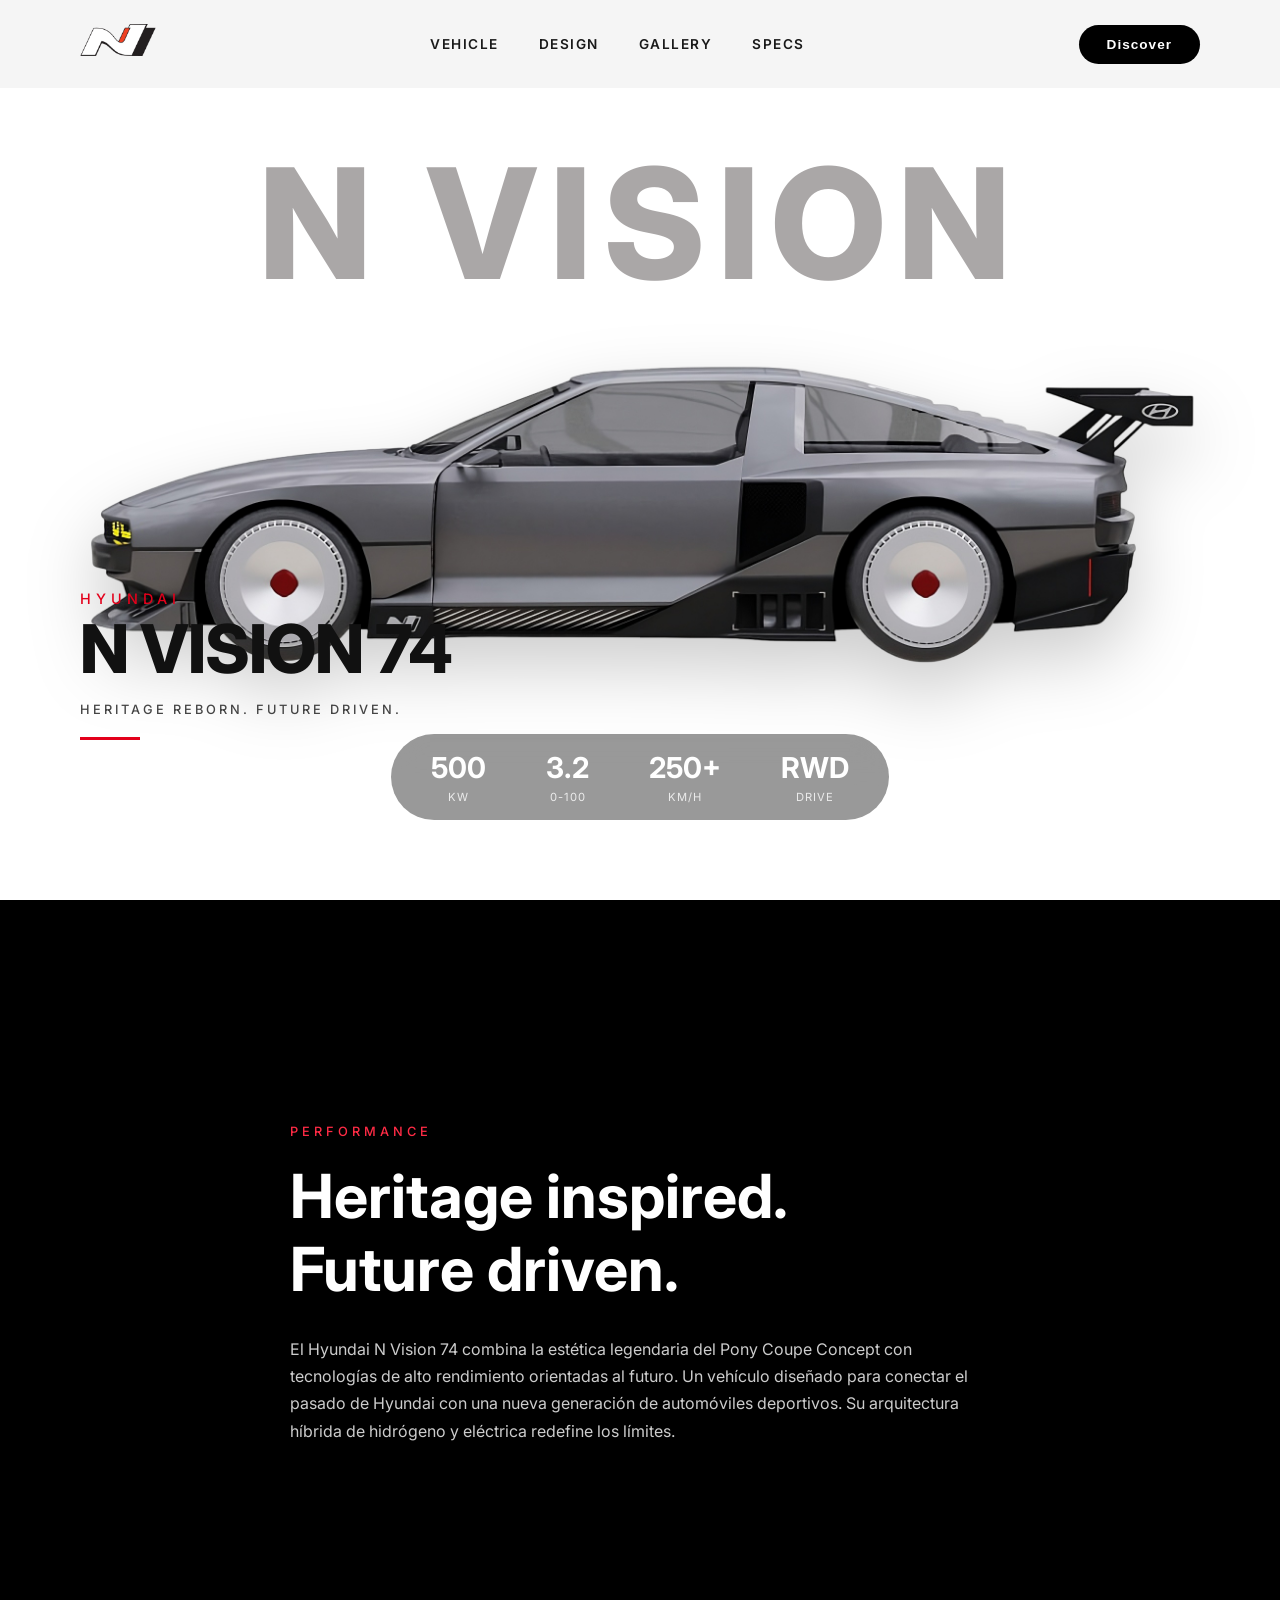
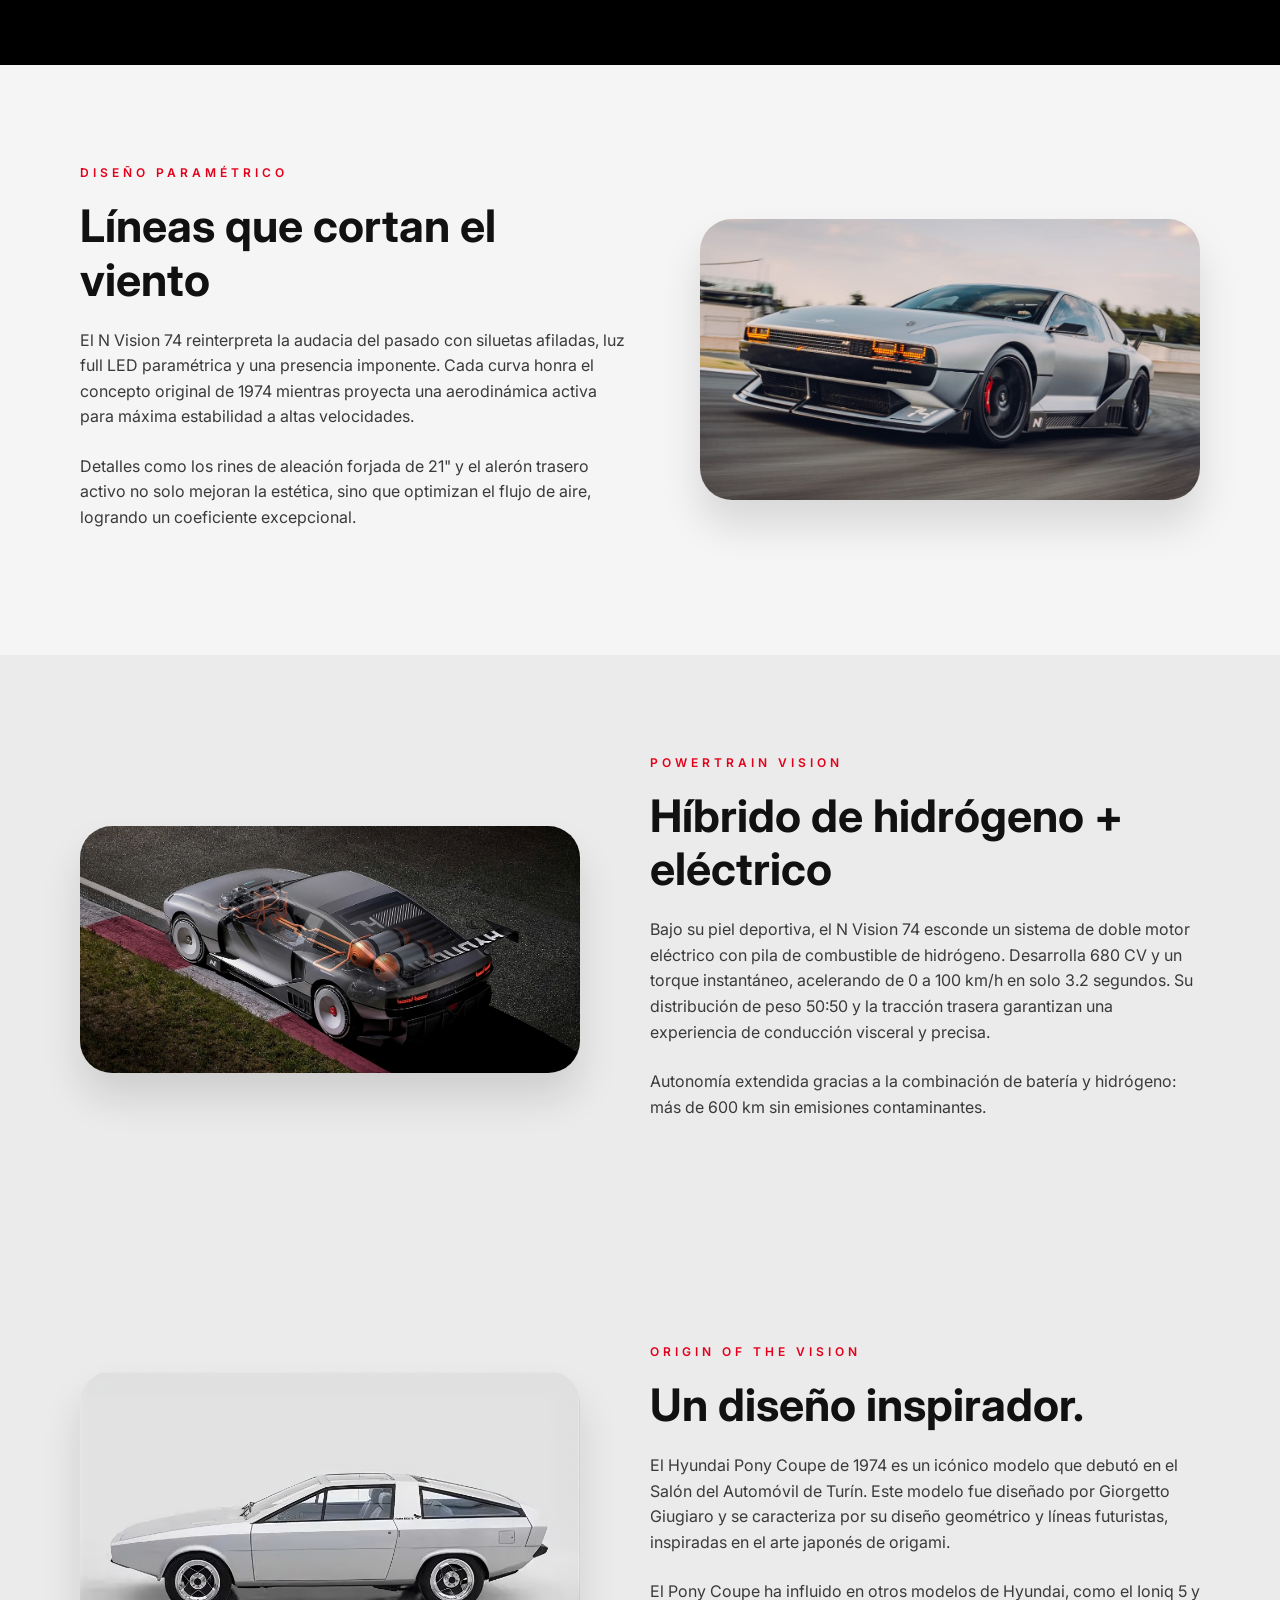
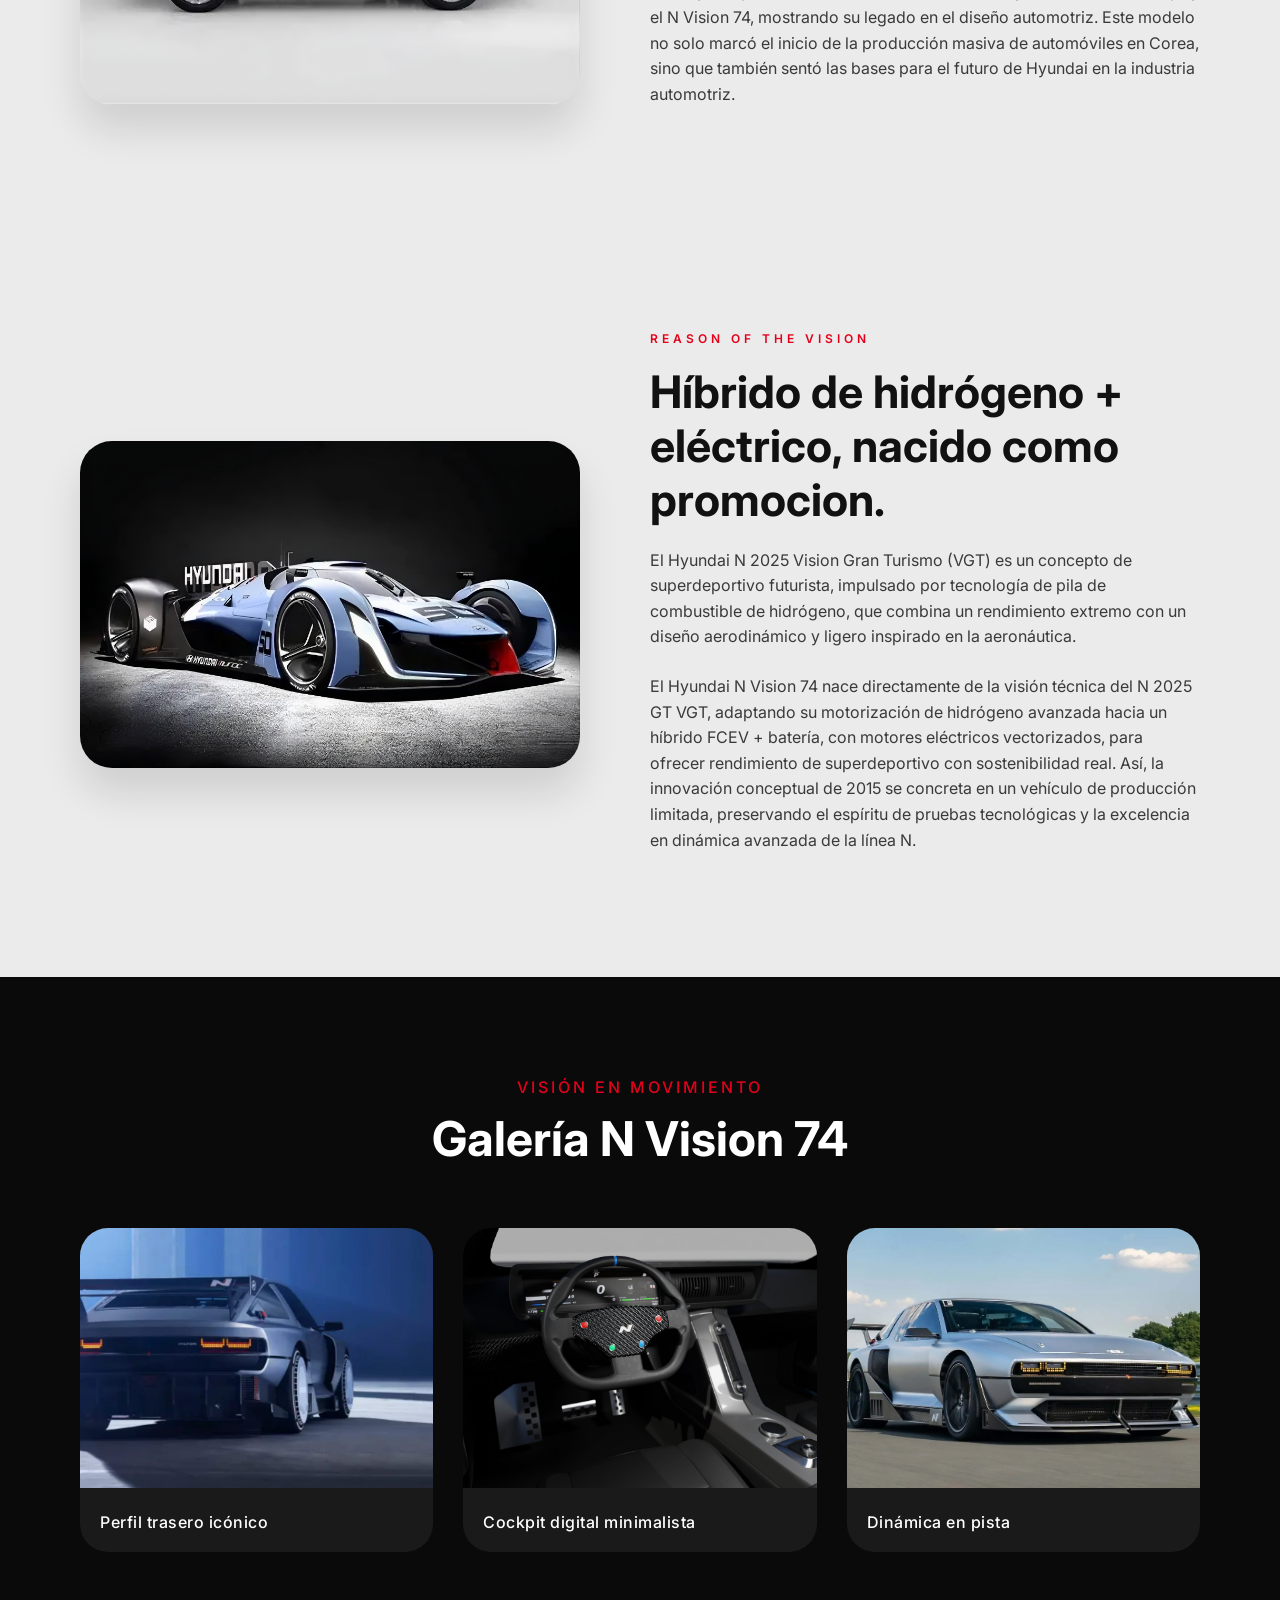
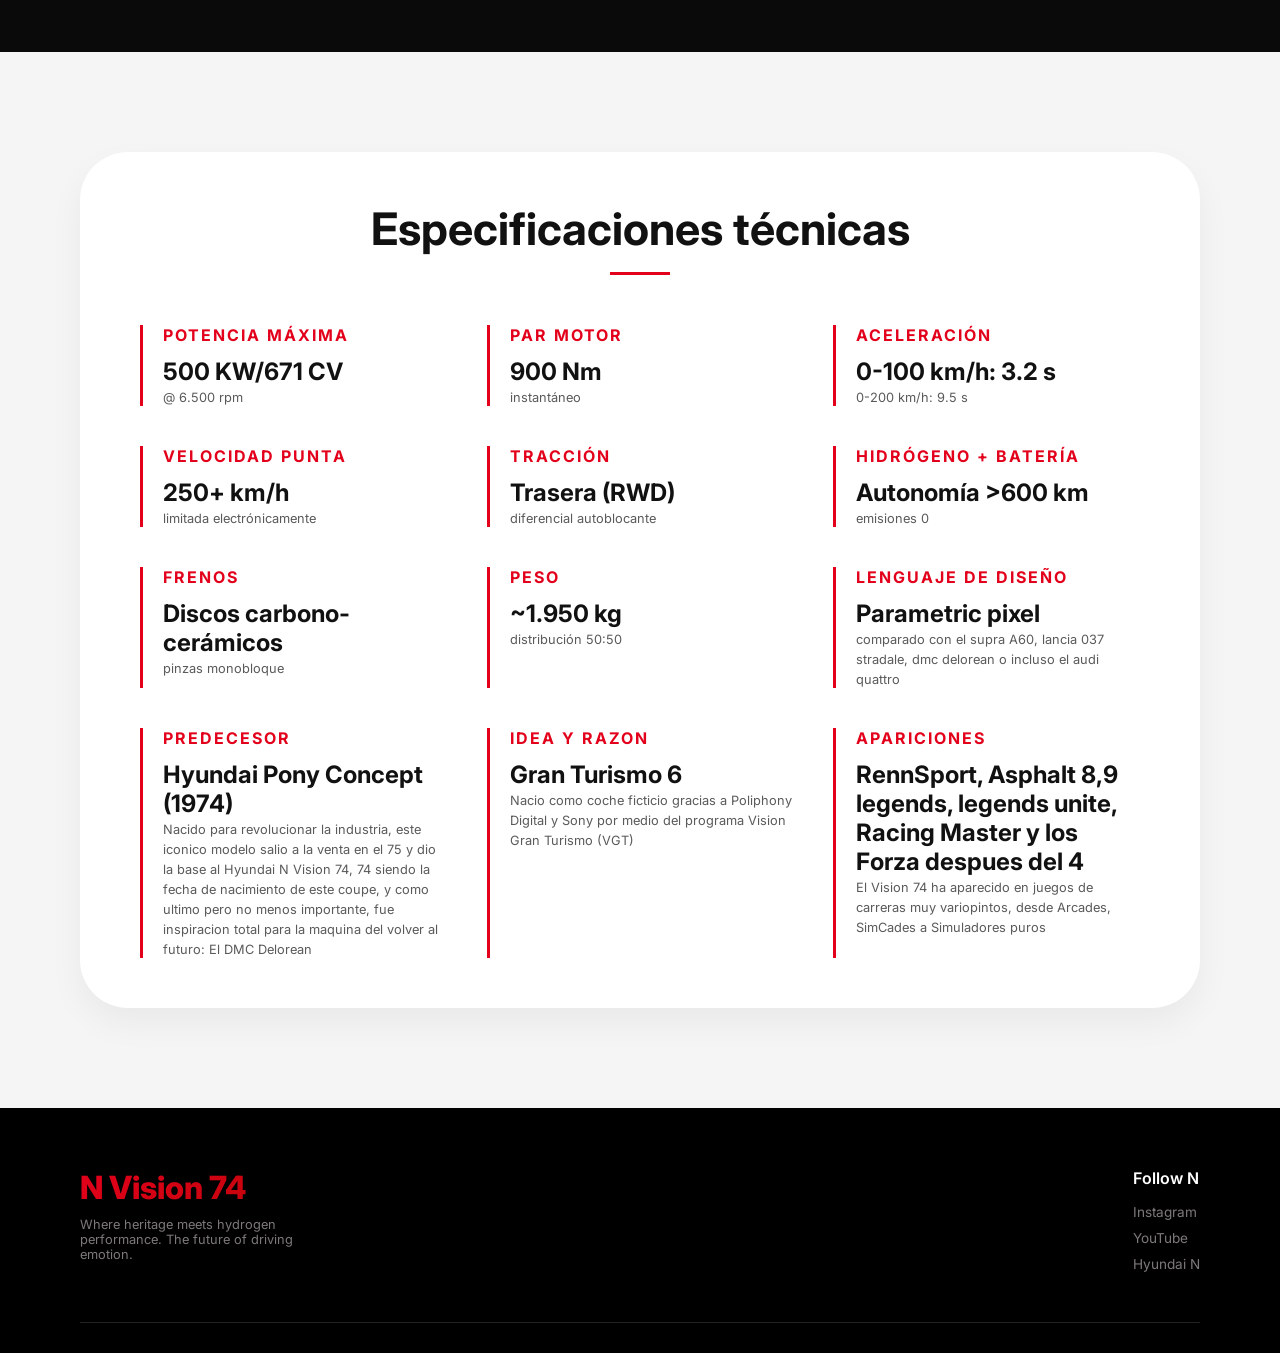
<file: N Vision/index.html>
<!DOCTYPE html>
<html lang="es">
<head>
<meta charset="UTF-8">
<meta name="viewport" content="width=device-width, initial-scale=1.0, user-scalable=yes">
<title>Hyundai N Vision 74 | Heritage Reborn</title>
<link href="https://fonts.googleapis.com/css2?family=Inter:wght@300;400;500;600;700;800&display=swap" rel="stylesheet">
<style>
  * {
    margin: 0;
    padding: 0;
    box-sizing: border-box;
  }

  body {
    font-family: 'Inter', sans-serif;
    background: #ffffff;
    overflow-x: hidden;
    color: #111;
    scroll-behavior: smooth;
  }

  header {
    width: 100%;
    position: fixed;
    top: 0;
    left: 0;
    z-index: 100;
    padding: 24px 80px;
    display: flex;
    justify-content: space-between;
    align-items: center;
    background: rgba(245, 245, 245, 0.92);
    backdrop-filter: blur(12px);
    transition: 0.2s;
  }

  .logo {
    font-size: 2rem;
    font-weight: 800;
    letter-spacing: 2px;
    background: linear-gradient(135deg, #b90606, #e3001b);
    -webkit-background-clip: text;
    background-clip: text;
    color: transparent;
  }

  nav {
    display: flex;
    gap: 40px;
  }

  nav a {
    text-decoration: none;
    color: #1a1a1a;
    font-size: 0.85rem;
    font-weight: 600;
    letter-spacing: 1.5px;
    transition: 0.2s;
  }

  nav a:hover {
    color: #e3001b;
  }

  .discover-btn {
    border: none;
    background: #000000;
    color: white;
    padding: 12px 28px;
    cursor: pointer;
    font-weight: 600;
    font-size: 0.85rem;
    letter-spacing: 1px;
    transition: 0.3s ease;
    border-radius: 40px;
  }

  .discover-btn:hover {
    background: #e3001b;
    transform: translateY(-2px);
    box-shadow: 0 8px 20px rgba(227, 0, 27, 0.3);
  }

  .hero {
    min-height: 100vh;
    display: flex;
    justify-content: center;
    align-items: center;
    position: relative;
    padding-top: 100px;
    overflow: hidden;
  }

  .bg-text {
    position: absolute;
    top: 130px;
    width: 100%;
    text-align: center;
    font-size: 12vw;
    font-weight: 800;
    color: #aaa7a7;
    letter-spacing: 12px;
    z-index: 1;
    user-select: none;
    pointer-events: none;
    white-space: nowrap;
  }

  .car {
    width: min(92vw, 1300px);
    max-width: 1300px;
    height: auto;
    display: block;
    position: relative;
    z-index: 5;
    transition: transform 0.1s ease-out;
    filter: drop-shadow(0 30px 35px rgba(0, 0, 0, 0.2));
    pointer-events: none;
  }

  .info {
    position: absolute;
    left: 80px;
    bottom: 160px;
    z-index: 10;
  }

  .info h2 {
    font-size: 0.9rem;
    letter-spacing: 5px;
    font-weight: 500;
    color: #e3001b;
  }

  .info h1 {
    font-size: 4.2rem;
    line-height: 1;
    font-weight: 800;
    letter-spacing: -1px;
    margin-top: 8px;
  }

  .subtitle {
    margin-top: 20px;
    color: #444;
    letter-spacing: 3px;
    font-size: 0.8rem;
    font-weight: 500;
  }

  .red-line {
    width: 60px;
    height: 3px;
    background: #e3001b;
    margin-top: 20px;
  }

  .stats {
    position: absolute;
    bottom: 80px;
    left: 50%;
    transform: translateX(-50%);
    display: flex;
    gap: 60px;
    z-index: 10;
    background: rgba(0, 0, 0, 0.4);
    backdrop-filter: blur(16px);
    padding: 16px 40px;
    border-radius: 60px;
  }

  .stat {
    text-align: center;
  }

  .stat h3 {
    font-size: 1.8rem;
    font-weight: 700;
    color: white;
  }

  .stat p {
    margin-top: 5px;
    color: rgba(255, 255, 255, 0.8);
    font-size: 0.7rem;
    text-transform: uppercase;
    letter-spacing: 1px;
  }

  .dark-section {
    min-height: 85vh;
    background: #000000;
    color: white;
    display: flex;
    align-items: center;
    justify-content: center;
    padding: 100px 80px;
  }

  .content {
    max-width: 700px;
  }

  .content span {
    color: #ff2b45;
    letter-spacing: 4px;
    font-size: 0.8rem;
    font-weight: 500;
  }

  .content h2 {
    margin-top: 20px;
    font-size: 3.8rem;
    line-height: 1.2;
  }

  .content p {
    margin-top: 30px;
    color: #ccc;
    line-height: 1.7;
    font-size: 1rem;
  }

  .section-light {
    padding: 100px 80px;
    background: #f5f5f5;
  }

  .container-flex {
    display: flex;
    align-items: center;
    gap: 70px;
    flex-wrap: wrap;
    justify-content: space-between;
  }

  .text-block {
    flex: 1.1;
    min-width: 280px;
  }

  .text-block .tag {
    color: #e3001b;
    letter-spacing: 4px;
    font-size: 0.75rem;
    font-weight: 600;
    text-transform: uppercase;
  }

  .text-block h3 {
    font-size: 2.8rem;
    margin: 20px 0 20px;
    line-height: 1.2;
    font-weight: 700;
  }

  .text-block p {
    color: #3a3a3a;
    line-height: 1.6;
    margin-bottom: 24px;
  }

  .image-block {
    flex: 1;
    border-radius: 32px;
    overflow: hidden;
    box-shadow: 0 25px 40px rgba(0, 0, 0, 0.12);
    transition: transform 0.4s;
  }

  .image-block img {
    width: 100%;
    height: auto;
    display: block;
    transition: transform 0.5s;
  }

  .image-block:hover img {
    transform: scale(1.03);
  }

  .gallery-section {
    background: #0a0a0a;
    color: white;
    padding: 100px 80px;
  }

  .gallery-header {
    text-align: center;
    margin-bottom: 60px;
  }

  .gallery-header span {
    color: #e3001b;
    letter-spacing: 3px;
    font-weight: 500;
  }

  .gallery-header h2 {
    font-size: 3rem;
    margin-top: 12px;
  }

  .gallery-grid {
    display: grid;
    grid-template-columns: repeat(auto-fit, minmax(300px, 1fr));
    gap: 30px;
    max-width: 1400px;
    margin: 0 auto;
  }

  .gallery-card {
    border-radius: 28px;
    overflow: hidden;
    background: #1a1a1a;
    transition: all 0.3s;
  }

  .gallery-card img {
    width: 100%;
    height: 260px;
    object-fit: cover;
    transition: 0.4s;
  }

  .gallery-card:hover img {
    transform: scale(1.05);
  }

  .gallery-card .caption {
    padding: 20px;
    font-weight: 500;
    letter-spacing: 0.5px;
  }

  .specs-section {
    background: #f5f5f5;
    padding: 100px 80px;
  }

  .specs-container {
    max-width: 1300px;
    margin: 0 auto;
    background: white;
    border-radius: 48px;
    padding: 50px 60px;
    box-shadow: 0 15px 35px rgba(0, 0, 0, 0.05);
  }

  .specs-title {
    text-align: center;
    margin-bottom: 50px;
  }

  .specs-title h2 {
    font-size: 2.8rem;
    font-weight: 700;
  }

  .specs-grid {
    display: grid;
    grid-template-columns: repeat(auto-fit, minmax(240px, 1fr));
    gap: 40px;
  }

  .spec-item {
    border-left: 3px solid #e3001b;
    padding-left: 20px;
  }

  .spec-item h4 {
    font-size: 1rem;
    letter-spacing: 2px;
    color: #e3001b;
    margin-bottom: 12px;
  }

  .spec-item p {
    font-size: 1.5rem;
    font-weight: 700;
    color: #111;
  }

  .spec-item small {
    color: #5a5a5a;
    font-size: 0.8rem;
  }

  footer {
    background: #000;
    color: #7e7979;
    padding: 60px 80px 30px;
  }

  .footer-content {
    display: flex;
    justify-content: space-between;
    flex-wrap: wrap;
    gap: 40px;
    border-bottom: 1px solid #222;
    padding-bottom: 40px;
  }

  .footer-col .logo-footer {
    font-size: 2rem;
    font-weight: 800;
    background: linear-gradient(135deg, #e3001b, #b90606);
    -webkit-background-clip: text;
    background-clip: text;
    color: transparent;
    margin-bottom: 10px;
  }

  .footer-col p {
    max-width: 260px;
    font-size: 0.8rem;
  }

  .footer-col h4 {
    color: white;
    margin-bottom: 16px;
    font-weight: 600;
  }

  .footer-col ul {
    list-style: none;
  }

  .footer-col ul li {
    margin-bottom: 10px;
    font-size: 0.85rem;
  }

  .copyright {
    text-align: center;
    padding-top: 30px;
    font-size: 0.75rem;
    color: #555;
  }

  @media (max-width: 1024px) {
    header {
      padding: 20px 40px;
    }
    .info {
      left: 40px;
      bottom: 140px;
    }
    .info h1 {
      font-size: 3rem;
    }
    .stats {
      gap: 30px;
      padding: 12px 28px;
      bottom: 40px;
    }
    .stat h3 {
      font-size: 1.4rem;
    }
  }

  @media (max-width: 900px) {
    header {
      padding: 18px 24px;
    }
    nav {
      display: none;
    }
    .bg-text {
      font-size: 18vw;
      top: 160px;
      letter-spacing: 6px;
    }
    .hero {
      flex-direction: column;
      justify-content: center;
      padding-top: 100px;
    }
    .car {
      width: 100%;
      margin-top: 20px;
    }
    .info {
      position: relative;
      left: auto;
      bottom: auto;
      text-align: center;
      margin-top: 30px;
      padding: 0 20px;
    }
    .red-line {
      margin-left: auto;
      margin-right: auto;
    }
    .stats {
      position: relative;
      left: auto;
      transform: none;
      margin-top: 30px;
      margin-bottom: 40px;
      flex-wrap: wrap;
      justify-content: center;
      background: rgba(0, 0, 0, 0.7);
      border-radius: 48px;
      width: 90%;
    }
    .dark-section {
      padding: 70px 30px;
    }
    .content h2 {
      font-size: 2.4rem;
    }
    .section-light,
    .gallery-section,
    .specs-section {
      padding: 70px 30px;
    }
    .container-flex {
      flex-direction: column;
    }
    .text-block h3 {
      font-size: 2rem;
    }
    .specs-container {
      padding: 30px 20px;
    }
    footer {
      padding: 40px 30px 20px;
    }
  }

  .fade-up {
    opacity: 0;
    transform: translateY(35px);
    transition: opacity 0.7s ease, transform 0.7s ease;
  }
  .fade-up.appear {
    opacity: 1;
    transform: translateY(0);
  }
</style>
</head>
<body>

<header>
  <div class="logo">
    <img src="img_logo.png" alt="N Vision 74 logo" style="height: 32px; width: auto;">
  </div>
  <nav>
    <a href="#">VEHICLE</a>
    <a href="#">DESIGN</a>
    <a href="#">GALLERY</a>
    <a href="#">SPECS</a>
  </nav>
  <button class="discover-btn" id="discoverScroll" onclick="window.location.href='https://collection.hyundai.com/items/prd_detail.do?item_id=I000000473';">Discover</button>
</header>

<section class="hero">
  <div class="bg-text">N VISION</div>
  <img class="car" src="upscalemedia-transformed.png" alt="Hyundai N Vision 74 front view">
  <div class="info">
    <h2>HYUNDAI</h2>
    <h1>N VISION 74</h1>
    <div class="subtitle">HERITAGE REBORN. FUTURE DRIVEN.</div>
    <div class="red-line"></div>
  </div>
  <div class="stats">
    <div class="stat"><h3>500</h3><p>KW</p></div>
    <div class="stat"><h3>3.2</h3><p>0-100</p></div>
    <div class="stat"><h3>250+</h3><p>KM/H</p></div>
    <div class="stat"><h3>RWD</h3><p>DRIVE</p></div>
  </div>
</section>

<section class="dark-section">
  <div class="content">
    <span>PERFORMANCE</span>
    <h2>Heritage inspired.<br>Future driven.</h2>
    <p>El Hyundai N Vision 74 combina la estética legendaria del Pony Coupe Concept con tecnologías de alto rendimiento orientadas al futuro. Un vehículo diseñado para conectar el pasado de Hyundai con una nueva generación de automóviles deportivos. Su arquitectura híbrida de hidrógeno y eléctrica redefine los límites.</p>
  </div>
</section>

<section class="section-light fade-up">
  <div class="container-flex">
    <div class="text-block">
      <div class="tag">DISEÑO PARAMÉTRICO</div>
      <h3>Líneas que cortan el viento</h3>
      <p>El N Vision 74 reinterpreta la audacia del pasado con siluetas afiladas, luz full LED paramétrica y una presencia imponente. Cada curva honra el concepto original de 1974 mientras proyecta una aerodinámica activa para máxima estabilidad a altas velocidades.</p>
      <p>Detalles como los rines de aleación forjada de 21" y el alerón trasero activo no solo mejoran la estética, sino que optimizan el flujo de aire, logrando un coeficiente excepcional.</p>
    </div>
    <div class="image-block">
      <img src="foto2.jpeg" alt="Hyundai N Vision 74 lateral dinámico">
    </div>
  </div>
</section>

<section class="section-light" style="background:#ebebeb;">
  <div class="container-flex" style="flex-direction: row-reverse;">
    <div class="text-block">
      <div class="tag">POWERTRAIN VISION</div>
      <h3>Híbrido de hidrógeno + eléctrico</h3>
      <p>Bajo su piel deportiva, el N Vision 74 esconde un sistema de doble motor eléctrico con pila de combustible de hidrógeno. Desarrolla 680 CV y un torque instantáneo, acelerando de 0 a 100 km/h en solo 3.2 segundos. Su distribución de peso 50:50 y la tracción trasera garantizan una experiencia de conducción visceral y precisa.</p>
      <p>Autonomía extendida gracias a la combinación de batería y hidrógeno: más de 600 km sin emisiones contaminantes.</p>
    </div>
    <div class="image-block">
      <img src="mecanica.jpeg" alt="detalle motor e interior tecnológico">
    </div>
  </div>
</section>

<section class="section-light" style="background:#ebebeb;">
  <div class="container-flex" style="flex-direction: row-reverse;">
    <div class="text-block">
      <div class="tag">ORIGIN OF THE VISION</div>
      <h3>Un diseño inspirador.</h3>
      <p>El Hyundai Pony Coupe de 1974 es un icónico modelo que debutó en el Salón del Automóvil de Turín. Este modelo fue diseñado por Giorgetto Giugiaro y se caracteriza por su diseño geométrico y líneas futuristas, inspiradas en el arte japonés de origami.</p>
      <p>El Pony Coupe ha influido en otros modelos de Hyundai, como el Ioniq 5 y el N Vision 74, mostrando su legado en el diseño automotriz.
        Este modelo no solo marcó el inicio de la producción masiva de automóviles en Corea, sino que también sentó las bases para el futuro de Hyundai en la industria automotriz.</p>
    </div>
    <div class="image-block">
      <img src="Pony.jpeg" alt="hyundai pony coupe concept 1974">
    </div>
  </div>
</section>

<section class="section-light" style="background:#ebebeb;">
  <div class="container-flex" style="flex-direction: row-reverse;">
    <div class="text-block">
      <div class="tag">REASON OF THE VISION</div>
      <h3>Híbrido de hidrógeno + eléctrico, nacido como promocion.</h3>
      <p>El Hyundai N 2025 Vision Gran Turismo (VGT) es un concepto de superdeportivo futurista, impulsado por tecnología de pila de combustible de hidrógeno, que combina un rendimiento extremo con un diseño aerodinámico y ligero inspirado en la aeronáutica.</p>
      <p>El Hyundai N Vision 74 nace directamente de la visión técnica del N 2025 GT VGT, adaptando su motorización de hidrógeno avanzada hacia un híbrido FCEV + batería, con motores eléctricos vectorizados, para ofrecer rendimiento de superdeportivo con sostenibilidad real. Así, la innovación conceptual de 2015 se concreta en un vehículo de producción limitada, preservando el espíritu de pruebas tecnológicas y la excelencia en dinámica avanzada de la línea N.</p>
    </div>
    <div class="image-block">
      <img src="VGT.jpeg" alt="hyundai pony coupe concept 1974">
    </div>
  </div>
</section>

<section class="gallery-section fade-up">
  <div class="gallery-header">
    <span>VISIÓN EN MOVIMIENTO</span>
    <h2>Galería N Vision 74</h2>
  </div>
  <div class="gallery-grid">
    <div class="gallery-card">
      <img src="foto4.jpeg" alt="ángulo trasero N Vision 74">
      <div class="caption">Perfil trasero icónico</div>
    </div>
    <div class="gallery-card">
      <img src="interior.jpg" alt="cabina deportiva futurista">
      <div class="caption">Cockpit digital minimalista</div>
    </div>
    <div class="gallery-card">
      <img src="foto6.jpeg" alt="acción en pista">
      <div class="caption">Dinámica en pista</div>
    </div>
  </div>
</section>

<section class="specs-section fade-up">
  <div class="specs-container">
    <div class="specs-title">
      <h2>Especificaciones técnicas</h2>
      <div class="red-line" style="margin: 16px auto 0 auto;"></div>
    </div>
    <div class="specs-grid">
      <div class="spec-item"><h4>POTENCIA MÁXIMA</h4><p>500 KW/671 CV</p><small>@ 6.500 rpm</small></div>
      <div class="spec-item"><h4>PAR MOTOR</h4><p>900 Nm</p><small>instantáneo</small></div>
      <div class="spec-item"><h4>ACELERACIÓN</h4><p>0-100 km/h: 3.2 s</p><small>0-200 km/h: 9.5 s</small></div>
      <div class="spec-item"><h4>VELOCIDAD PUNTA</h4><p>250+ km/h</p><small>limitada electrónicamente</small></div>
      <div class="spec-item"><h4>TRACCIÓN</h4><p>Trasera (RWD)</p><small>diferencial autoblocante</small></div>
      <div class="spec-item"><h4>HIDRÓGENO + BATERÍA</h4><p>Autonomía >600 km</p><small>emisiones 0</small></div>
      <div class="spec-item"><h4>FRENOS</h4><p>Discos carbono-cerámicos</p><small>pinzas monobloque</small></div>
      <div class="spec-item"><h4>PESO</h4><p>~1.950 kg</p><small>distribución 50:50</small></div>
      <div class="spec-item"><h4>LENGUAJE DE DISEÑO</h4><p>Parametric pixel</p><small>comparado con el supra A60, lancia 037 stradale, dmc delorean o incluso el audi quattro</small></div>
      <div class="spec-item"><h4>PREDECESOR</h4><p>Hyundai Pony Concept (1974)</p><small>Nacido para revolucionar la industria, este iconico modelo salio a la venta en el 75 y dio la base al Hyundai N Vision 74, 74 siendo la fecha de nacimiento de este coupe, y como ultimo pero no menos importante, fue inspiracion total para la maquina del volver al futuro: El DMC Delorean</small></div>
      <div class="spec-item"><h4>IDEA Y RAZON</h4><p>Gran Turismo 6</p><small>Nacio como coche ficticio gracias a Poliphony Digital y Sony por medio del programa Vision Gran Turismo (VGT)</small></div>
      <div class="spec-item"><h4>APARICIONES</h4><p>RennSport, Asphalt 8,9 legends, legends unite, Racing Master y los Forza despues del 4</p><small>El Vision 74 ha aparecido en juegos de carreras muy variopintos, desde Arcades, SimCades a Simuladores puros</small></div>

    </div>
  </div>
</section>

<footer>
    <div class="footer-content">
        <div class="footer-col">
            <div class="logo-footer">N Vision 74</div>
            <p>Where heritage meets hydrogen performance. The future of driving emotion.</p>
        </div>

        <div class="footer-col">
            <h4>Follow N</h4>
            <ul>
                <li><a href="https://www.instagram.com/hyundai_n_worldwide/?__pwa=1" target="_blank" rel="noopener noreferrer" style="color: inherit; text-decoration: none;">Instagram</a></li>
                <li><a href="https://www.youtube.com/@hyundainworldwide" target="_blank" rel="noopener noreferrer" style="color: inherit; text-decoration: none;">YouTube</a></li>
                <li><a href="https://www.hyundai-n.com" target="_blank" rel="noopener noreferrer" style="color: inherit; text-decoration: none;">Hyundai N</a></li>
            </ul>
        </div>
    </div>
</footer>

<script>
  const carImg = document.querySelector(".car");
  if (carImg) {
    document.addEventListener("mousemove", (e) => {
      const x = (e.clientX / window.innerWidth - 0.5) * 18;
      const y = (e.clientY / window.innerHeight - 0.5) * 10;
      carImg.style.transform = `translate(${x}px, ${y}px)`;
    });
  }

  const discoverBtn = document.getElementById("discoverScroll");
  if (discoverBtn) {
    discoverBtn.addEventListener("click", () => {
      const darkSection = document.querySelector(".dark-section");
      if (darkSection) {
        darkSection.scrollIntoView({ behavior: "smooth", block: "start" });
      }
    });
  }

  const fadeElements = document.querySelectorAll(".fade-up");
  const observer = new IntersectionObserver((entries) => {
    entries.forEach(entry => {
      if (entry.isIntersecting) {
        entry.target.classList.add("appear");
        observer.unobserve(entry.target);
      }
    });
  }, { threshold: 0.2, rootMargin: "0px 0px -40px 0px" });

  fadeElements.forEach(el => observer.observe(el));

  const heroImg = document.querySelector('.car');
  if (heroImg) {
    heroImg.onerror = function() {
      this.src = "https://i.imgur.com/0X0W0Ck.png";
      this.alt = "Hyundai N Vision 74 rendering";
    };
  }

  const navLinks = document.querySelectorAll('nav a');
  navLinks.forEach((link, idx) => {
    link.addEventListener('click', (e) => {
      e.preventDefault();
      if (idx === 0) window.scrollTo({ top: 0, behavior: 'smooth' });
      if (idx === 1) {
        const designSec = document.querySelector('.section-light');
        if (designSec) designSec.scrollIntoView({ behavior: 'smooth' });
      }
      if (idx === 2) {
        const gallery = document.querySelector('.gallery-section');
        if (gallery) gallery.scrollIntoView({ behavior: 'smooth' });
      }
      if (idx === 3) {
        const specs = document.querySelector('.specs-section');
        if (specs) specs.scrollIntoView({ behavior: 'smooth' });
      }
    });
  });
</script>
</body>
</html>
</file>
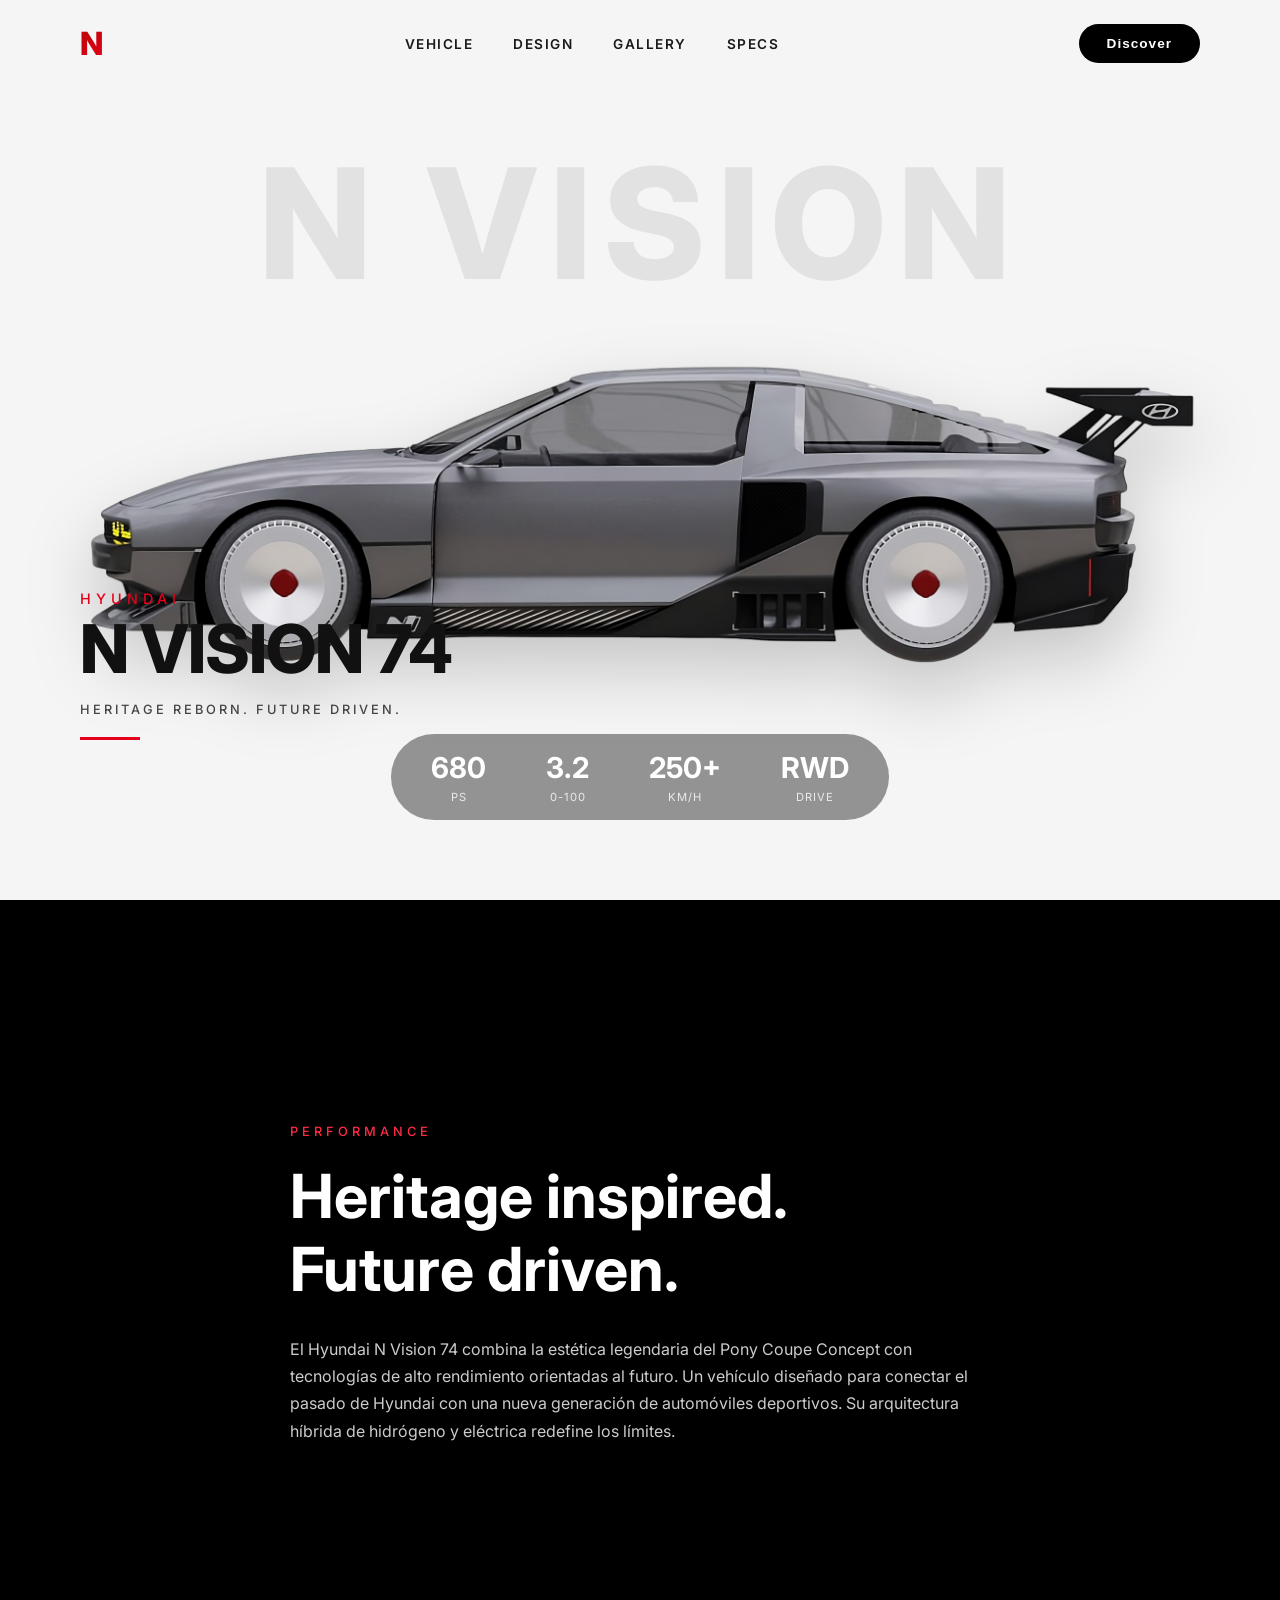
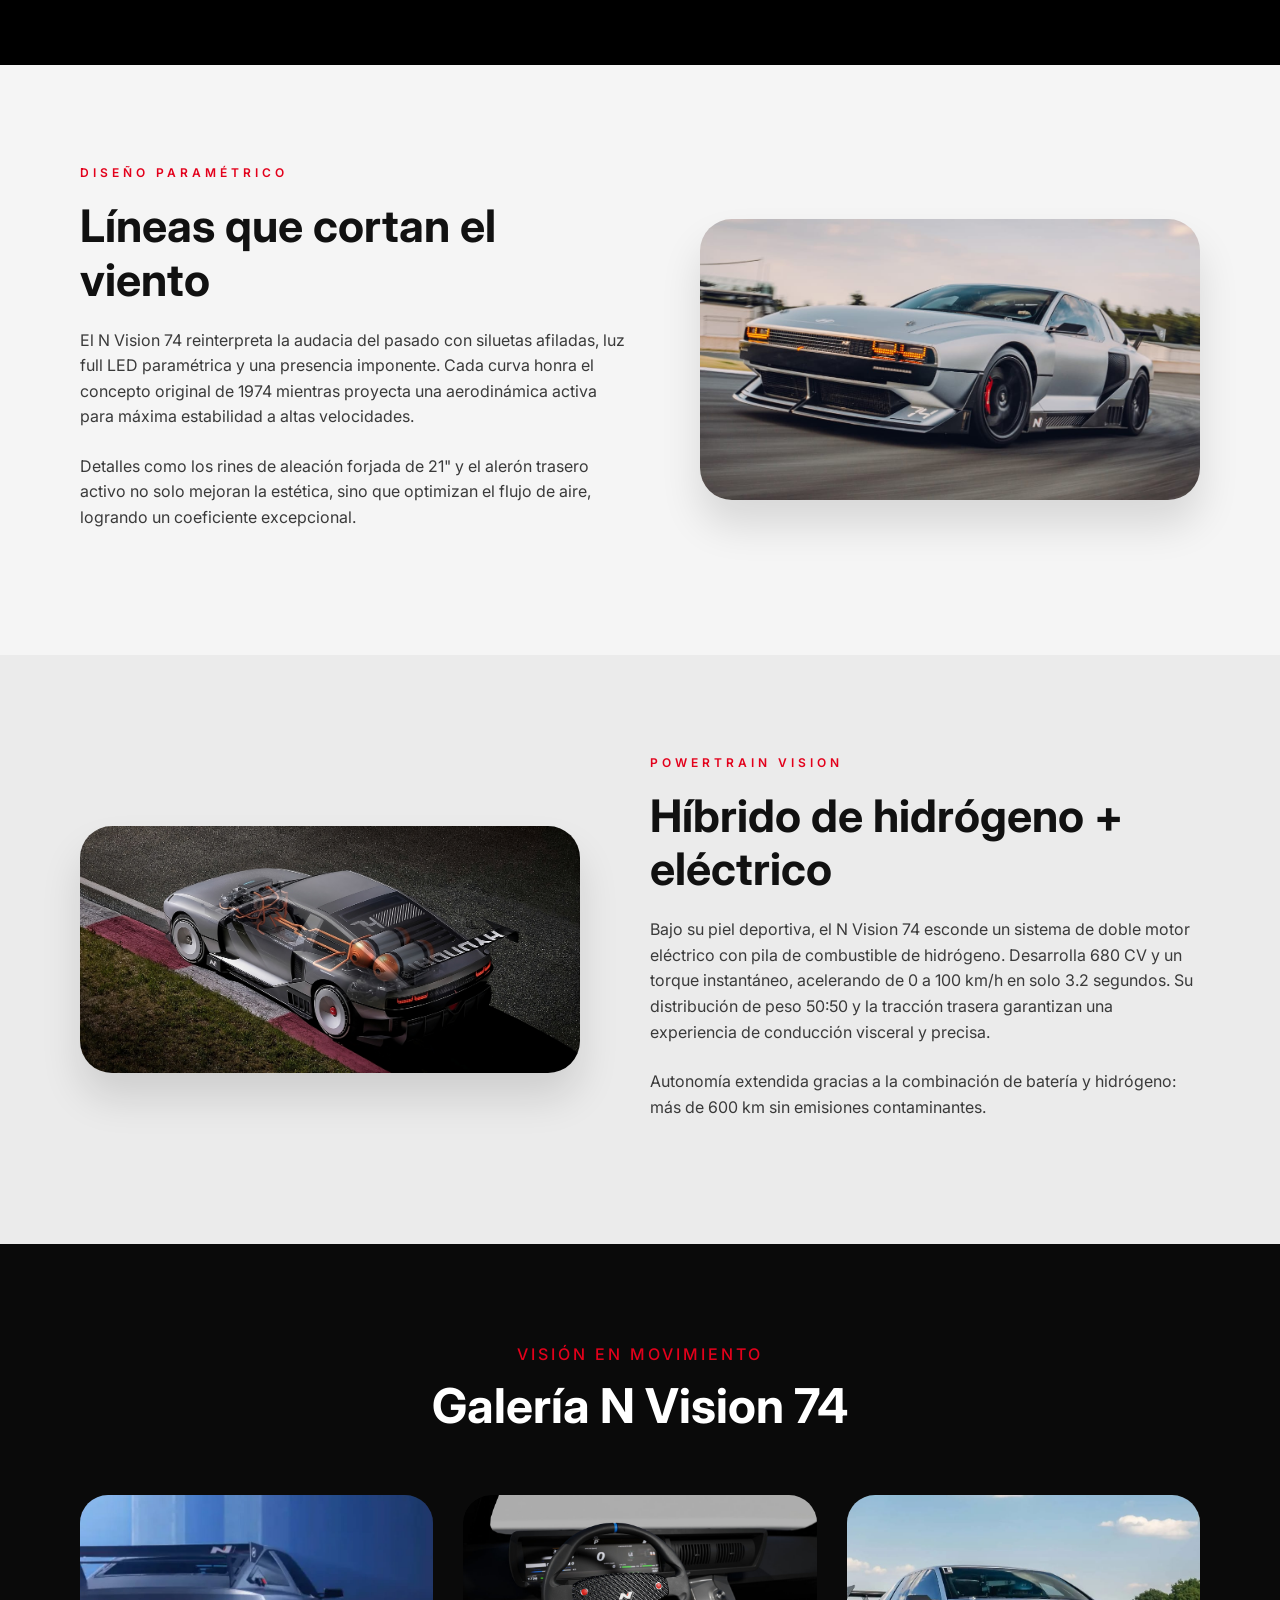
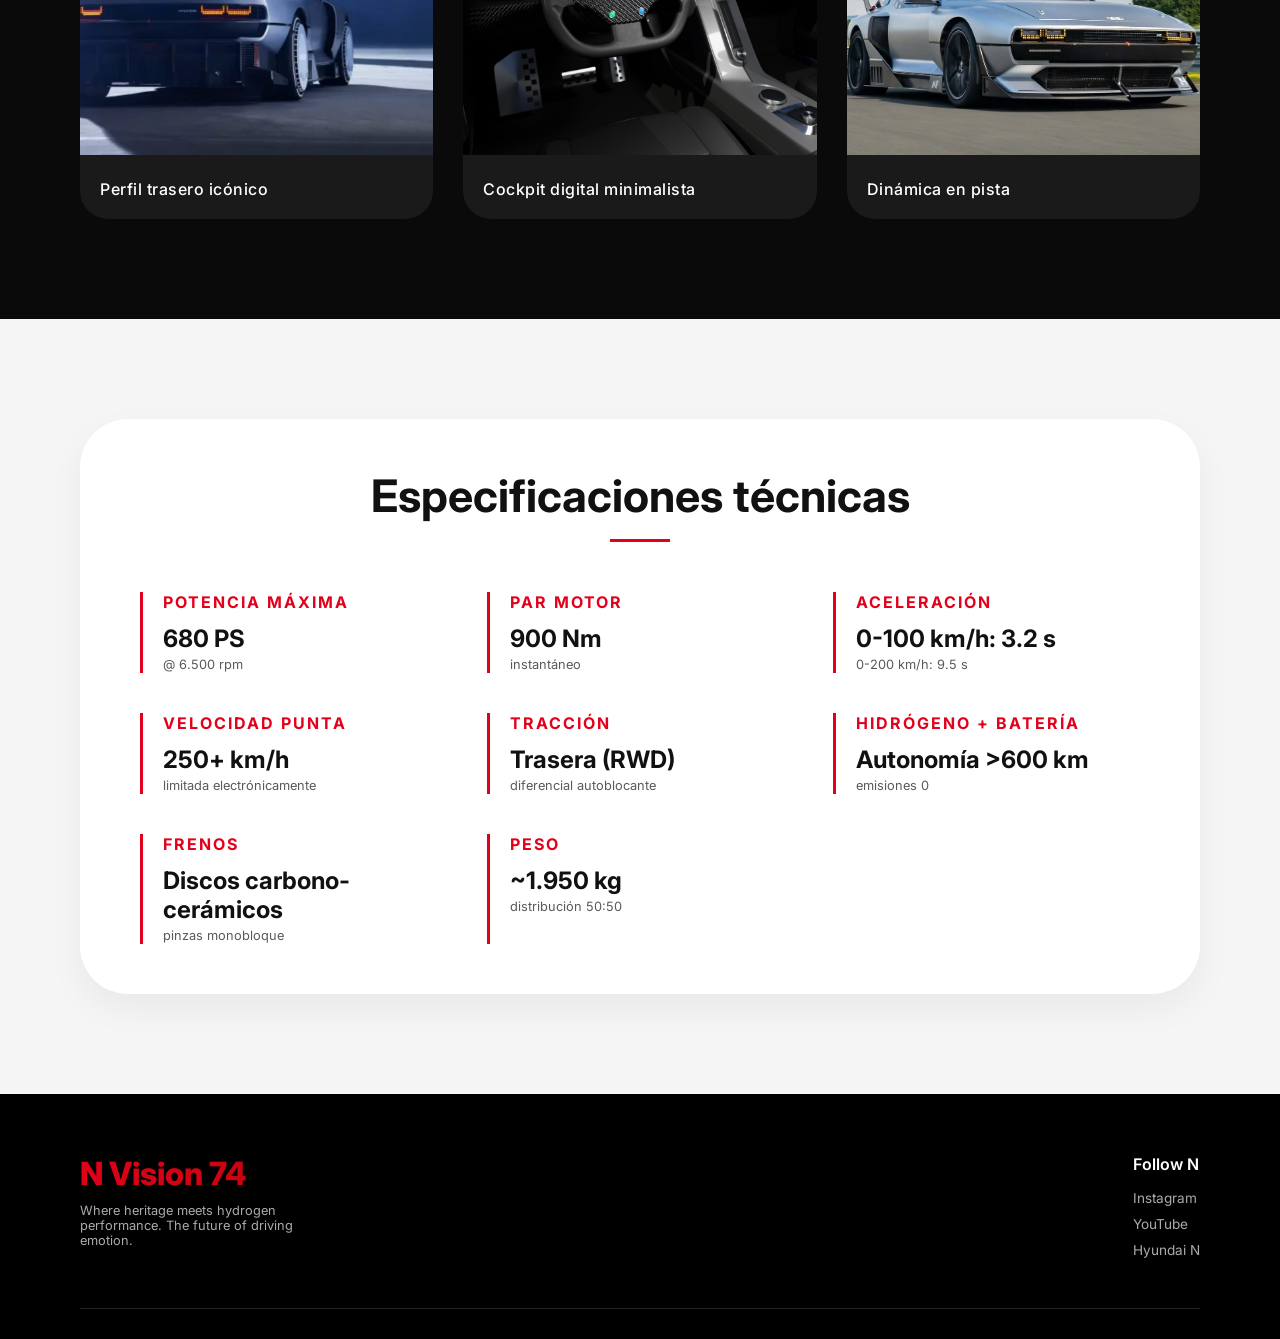
<file: N Vision/Hyundai N Vision.html>
<!DOCTYPE html>
<html lang="es">
<head>
<meta charset="UTF-8">
<meta name="viewport" content="width=device-width, initial-scale=1.0, user-scalable=yes">
<title>Hyundai N Vision 74 | Heritage Reborn</title>
<link href="https://fonts.googleapis.com/css2?family=Inter:wght@300;400;500;600;700;800&display=swap" rel="stylesheet">
<style>
  * {
    margin: 0;
    padding: 0;
    box-sizing: border-box;
  }

  body {
    font-family: 'Inter', sans-serif;
    background: #f5f5f5;
    overflow-x: hidden;
    color: #111;
    scroll-behavior: smooth;
  }

  header {
    width: 100%;
    position: fixed;
    top: 0;
    left: 0;
    z-index: 100;
    padding: 24px 80px;
    display: flex;
    justify-content: space-between;
    align-items: center;
    background: rgba(245, 245, 245, 0.92);
    backdrop-filter: blur(12px);
    transition: 0.2s;
  }

  .logo {
    font-size: 2rem;
    font-weight: 800;
    letter-spacing: 2px;
    background: linear-gradient(135deg, #b90606, #e3001b);
    -webkit-background-clip: text;
    background-clip: text;
    color: transparent;
  }

  nav {
    display: flex;
    gap: 40px;
  }

  nav a {
    text-decoration: none;
    color: #1a1a1a;
    font-size: 0.85rem;
    font-weight: 600;
    letter-spacing: 1.5px;
    transition: 0.2s;
  }

  nav a:hover {
    color: #e3001b;
  }

  .discover-btn {
    border: none;
    background: #000000;
    color: white;
    padding: 12px 28px;
    cursor: pointer;
    font-weight: 600;
    font-size: 0.85rem;
    letter-spacing: 1px;
    transition: 0.3s ease;
    border-radius: 40px;
  }

  .discover-btn:hover {
    background: #e3001b;
    transform: translateY(-2px);
    box-shadow: 0 8px 20px rgba(227, 0, 27, 0.3);
  }

  .hero {
    min-height: 100vh;
    display: flex;
    justify-content: center;
    align-items: center;
    position: relative;
    padding-top: 100px;
    overflow: hidden;
  }

  .bg-text {
    position: absolute;
    top: 130px;
    width: 100%;
    text-align: center;
    font-size: 12vw;
    font-weight: 800;
    color: #e2e2e2;
    letter-spacing: 12px;
    z-index: 1;
    user-select: none;
    pointer-events: none;
    white-space: nowrap;
  }

  .car {
    width: min(92vw, 1300px);
    max-width: 1300px;
    height: auto;
    display: block;
    position: relative;
    z-index: 5;
    transition: transform 0.1s ease-out;
    filter: drop-shadow(0 30px 35px rgba(0, 0, 0, 0.2));
    pointer-events: none;
  }

  .info {
    position: absolute;
    left: 80px;
    bottom: 160px;
    z-index: 10;
  }

  .info h2 {
    font-size: 0.9rem;
    letter-spacing: 5px;
    font-weight: 500;
    color: #e3001b;
  }

  .info h1 {
    font-size: 4.2rem;
    line-height: 1;
    font-weight: 800;
    letter-spacing: -1px;
    margin-top: 8px;
  }

  .subtitle {
    margin-top: 20px;
    color: #444;
    letter-spacing: 3px;
    font-size: 0.8rem;
    font-weight: 500;
  }

  .red-line {
    width: 60px;
    height: 3px;
    background: #e3001b;
    margin-top: 20px;
  }

  .stats {
    position: absolute;
    bottom: 80px;
    left: 50%;
    transform: translateX(-50%);
    display: flex;
    gap: 60px;
    z-index: 10;
    background: rgba(0, 0, 0, 0.4);
    backdrop-filter: blur(16px);
    padding: 16px 40px;
    border-radius: 60px;
  }

  .stat {
    text-align: center;
  }

  .stat h3 {
    font-size: 1.8rem;
    font-weight: 700;
    color: white;
  }

  .stat p {
    margin-top: 5px;
    color: rgba(255, 255, 255, 0.8);
    font-size: 0.7rem;
    text-transform: uppercase;
    letter-spacing: 1px;
  }

  .dark-section {
    min-height: 85vh;
    background: #000000;
    color: white;
    display: flex;
    align-items: center;
    justify-content: center;
    padding: 100px 80px;
  }

  .content {
    max-width: 700px;
  }

  .content span {
    color: #ff2b45;
    letter-spacing: 4px;
    font-size: 0.8rem;
    font-weight: 500;
  }

  .content h2 {
    margin-top: 20px;
    font-size: 3.8rem;
    line-height: 1.2;
  }

  .content p {
    margin-top: 30px;
    color: #ccc;
    line-height: 1.7;
    font-size: 1rem;
  }

  .section-light {
    padding: 100px 80px;
    background: #f5f5f5;
  }

  .container-flex {
    display: flex;
    align-items: center;
    gap: 70px;
    flex-wrap: wrap;
    justify-content: space-between;
  }

  .text-block {
    flex: 1.1;
    min-width: 280px;
  }

  .text-block .tag {
    color: #e3001b;
    letter-spacing: 4px;
    font-size: 0.75rem;
    font-weight: 600;
    text-transform: uppercase;
  }

  .text-block h3 {
    font-size: 2.8rem;
    margin: 20px 0 20px;
    line-height: 1.2;
    font-weight: 700;
  }

  .text-block p {
    color: #3a3a3a;
    line-height: 1.6;
    margin-bottom: 24px;
  }

  .image-block {
    flex: 1;
    border-radius: 32px;
    overflow: hidden;
    box-shadow: 0 25px 40px rgba(0, 0, 0, 0.12);
    transition: transform 0.4s;
  }

  .image-block img {
    width: 100%;
    height: auto;
    display: block;
    transition: transform 0.5s;
  }

  .image-block:hover img {
    transform: scale(1.03);
  }

  .gallery-section {
    background: #0a0a0a;
    color: white;
    padding: 100px 80px;
  }

  .gallery-header {
    text-align: center;
    margin-bottom: 60px;
  }

  .gallery-header span {
    color: #e3001b;
    letter-spacing: 3px;
    font-weight: 500;
  }

  .gallery-header h2 {
    font-size: 3rem;
    margin-top: 12px;
  }

  .gallery-grid {
    display: grid;
    grid-template-columns: repeat(auto-fit, minmax(300px, 1fr));
    gap: 30px;
    max-width: 1400px;
    margin: 0 auto;
  }

  .gallery-card {
    border-radius: 28px;
    overflow: hidden;
    background: #1a1a1a;
    transition: all 0.3s;
  }

  .gallery-card img {
    width: 100%;
    height: 260px;
    object-fit: cover;
    transition: 0.4s;
  }

  .gallery-card:hover img {
    transform: scale(1.05);
  }

  .gallery-card .caption {
    padding: 20px;
    font-weight: 500;
    letter-spacing: 0.5px;
  }

  .specs-section {
    background: #f5f5f5;
    padding: 100px 80px;
  }

  .specs-container {
    max-width: 1300px;
    margin: 0 auto;
    background: white;
    border-radius: 48px;
    padding: 50px 60px;
    box-shadow: 0 15px 35px rgba(0, 0, 0, 0.05);
  }

  .specs-title {
    text-align: center;
    margin-bottom: 50px;
  }

  .specs-title h2 {
    font-size: 2.8rem;
    font-weight: 700;
  }

  .specs-grid {
    display: grid;
    grid-template-columns: repeat(auto-fit, minmax(240px, 1fr));
    gap: 40px;
  }

  .spec-item {
    border-left: 3px solid #e3001b;
    padding-left: 20px;
  }

  .spec-item h4 {
    font-size: 1rem;
    letter-spacing: 2px;
    color: #e3001b;
    margin-bottom: 12px;
  }

  .spec-item p {
    font-size: 1.5rem;
    font-weight: 700;
    color: #111;
  }

  .spec-item small {
    color: #5a5a5a;
    font-size: 0.8rem;
  }

  footer {
    background: #000;
    color: #aaa;
    padding: 60px 80px 30px;
  }

  .footer-content {
    display: flex;
    justify-content: space-between;
    flex-wrap: wrap;
    gap: 40px;
    border-bottom: 1px solid #222;
    padding-bottom: 40px;
  }

  .footer-col .logo-footer {
    font-size: 2rem;
    font-weight: 800;
    background: linear-gradient(135deg, #e3001b, #b90606);
    -webkit-background-clip: text;
    background-clip: text;
    color: transparent;
    margin-bottom: 10px;
  }

  .footer-col p {
    max-width: 260px;
    font-size: 0.8rem;
  }

  .footer-col h4 {
    color: white;
    margin-bottom: 16px;
    font-weight: 600;
  }

  .footer-col ul {
    list-style: none;
  }

  .footer-col ul li {
    margin-bottom: 10px;
    font-size: 0.85rem;
  }

  .copyright {
    text-align: center;
    padding-top: 30px;
    font-size: 0.75rem;
    color: #555;
  }

  @media (max-width: 1024px) {
    header {
      padding: 20px 40px;
    }
    .info {
      left: 40px;
      bottom: 140px;
    }
    .info h1 {
      font-size: 3rem;
    }
    .stats {
      gap: 30px;
      padding: 12px 28px;
      bottom: 40px;
    }
    .stat h3 {
      font-size: 1.4rem;
    }
  }

  @media (max-width: 900px) {
    header {
      padding: 18px 24px;
    }
    nav {
      display: none;
    }
    .bg-text {
      font-size: 18vw;
      top: 160px;
      letter-spacing: 6px;
    }
    .hero {
      flex-direction: column;
      justify-content: center;
      padding-top: 100px;
    }
    .car {
      width: 100%;
      margin-top: 20px;
    }
    .info {
      position: relative;
      left: auto;
      bottom: auto;
      text-align: center;
      margin-top: 30px;
      padding: 0 20px;
    }
    .red-line {
      margin-left: auto;
      margin-right: auto;
    }
    .stats {
      position: relative;
      left: auto;
      transform: none;
      margin-top: 30px;
      margin-bottom: 40px;
      flex-wrap: wrap;
      justify-content: center;
      background: rgba(0, 0, 0, 0.7);
      border-radius: 48px;
      width: 90%;
    }
    .dark-section {
      padding: 70px 30px;
    }
    .content h2 {
      font-size: 2.4rem;
    }
    .section-light,
    .gallery-section,
    .specs-section {
      padding: 70px 30px;
    }
    .container-flex {
      flex-direction: column;
    }
    .text-block h3 {
      font-size: 2rem;
    }
    .specs-container {
      padding: 30px 20px;
    }
    footer {
      padding: 40px 30px 20px;
    }
  }

  .fade-up {
    opacity: 0;
    transform: translateY(35px);
    transition: opacity 0.7s ease, transform 0.7s ease;
  }
  .fade-up.appear {
    opacity: 1;
    transform: translateY(0);
  }
</style>
</head>
<body>

<header>
  <div class="logo">N</div>
  <nav>
    <a href="#">VEHICLE</a>
    <a href="#">DESIGN</a>
    <a href="#">GALLERY</a>
    <a href="#">SPECS</a>
  </nav>
  <button class="discover-btn" id="discoverScroll">Discover</button>
</header>

<section class="hero">
  <div class="bg-text">N VISION</div>
  <img class="car" src="upscalemedia-transformed.png" alt="Hyundai N Vision 74 front view">
  <div class="info">
    <h2>HYUNDAI</h2>
    <h1>N VISION 74</h1>
    <div class="subtitle">HERITAGE REBORN. FUTURE DRIVEN.</div>
    <div class="red-line"></div>
  </div>
  <div class="stats">
    <div class="stat"><h3>680</h3><p>PS</p></div>
    <div class="stat"><h3>3.2</h3><p>0-100</p></div>
    <div class="stat"><h3>250+</h3><p>KM/H</p></div>
    <div class="stat"><h3>RWD</h3><p>DRIVE</p></div>
  </div>
</section>

<section class="dark-section">
  <div class="content">
    <span>PERFORMANCE</span>
    <h2>Heritage inspired.<br>Future driven.</h2>
    <p>El Hyundai N Vision 74 combina la estética legendaria del Pony Coupe Concept con tecnologías de alto rendimiento orientadas al futuro. Un vehículo diseñado para conectar el pasado de Hyundai con una nueva generación de automóviles deportivos. Su arquitectura híbrida de hidrógeno y eléctrica redefine los límites.</p>
  </div>
</section>

<section class="section-light fade-up">
  <div class="container-flex">
    <div class="text-block">
      <div class="tag">DISEÑO PARAMÉTRICO</div>
      <h3>Líneas que cortan el viento</h3>
      <p>El N Vision 74 reinterpreta la audacia del pasado con siluetas afiladas, luz full LED paramétrica y una presencia imponente. Cada curva honra el concepto original de 1974 mientras proyecta una aerodinámica activa para máxima estabilidad a altas velocidades.</p>
      <p>Detalles como los rines de aleación forjada de 21" y el alerón trasero activo no solo mejoran la estética, sino que optimizan el flujo de aire, logrando un coeficiente excepcional.</p>
    </div>
    <div class="image-block">
      <img src="foto2.jpeg" alt="Hyundai N Vision 74 lateral dinámico">
    </div>
  </div>
</section>

<section class="section-light" style="background:#ebebeb;">
  <div class="container-flex" style="flex-direction: row-reverse;">
    <div class="text-block">
      <div class="tag">POWERTRAIN VISION</div>
      <h3>Híbrido de hidrógeno + eléctrico</h3>
      <p>Bajo su piel deportiva, el N Vision 74 esconde un sistema de doble motor eléctrico con pila de combustible de hidrógeno. Desarrolla 680 CV y un torque instantáneo, acelerando de 0 a 100 km/h en solo 3.2 segundos. Su distribución de peso 50:50 y la tracción trasera garantizan una experiencia de conducción visceral y precisa.</p>
      <p>Autonomía extendida gracias a la combinación de batería y hidrógeno: más de 600 km sin emisiones contaminantes.</p>
    </div>
    <div class="image-block">
      <img src="mecanica.jpeg" alt="detalle motor e interior tecnológico">
    </div>
  </div>
</section>

<section class="gallery-section fade-up">
  <div class="gallery-header">
    <span>VISIÓN EN MOVIMIENTO</span>
    <h2>Galería N Vision 74</h2>
  </div>
  <div class="gallery-grid">
    <div class="gallery-card">
      <img src="foto4.jpeg" alt="ángulo trasero N Vision 74">
      <div class="caption">Perfil trasero icónico</div>
    </div>
    <div class="gallery-card">
      <img src="interior.jpg" alt="cabina deportiva futurista">
      <div class="caption">Cockpit digital minimalista</div>
    </div>
    <div class="gallery-card">
      <img src="foto6.jpeg" alt="acción en pista">
      <div class="caption">Dinámica en pista</div>
    </div>
  </div>
</section>

<section class="specs-section fade-up">
  <div class="specs-container">
    <div class="specs-title">
      <h2>Especificaciones técnicas</h2>
      <div class="red-line" style="margin: 16px auto 0 auto;"></div>
    </div>
    <div class="specs-grid">
      <div class="spec-item"><h4>POTENCIA MÁXIMA</h4><p>680 PS</p><small>@ 6.500 rpm</small></div>
      <div class="spec-item"><h4>PAR MOTOR</h4><p>900 Nm</p><small>instantáneo</small></div>
      <div class="spec-item"><h4>ACELERACIÓN</h4><p>0-100 km/h: 3.2 s</p><small>0-200 km/h: 9.5 s</small></div>
      <div class="spec-item"><h4>VELOCIDAD PUNTA</h4><p>250+ km/h</p><small>limitada electrónicamente</small></div>
      <div class="spec-item"><h4>TRACCIÓN</h4><p>Trasera (RWD)</p><small>diferencial autoblocante</small></div>
      <div class="spec-item"><h4>HIDRÓGENO + BATERÍA</h4><p>Autonomía >600 km</p><small>emisiones 0</small></div>
      <div class="spec-item"><h4>FRENOS</h4><p>Discos carbono-cerámicos</p><small>pinzas monobloque</small></div>
      <div class="spec-item"><h4>PESO</h4><p>~1.950 kg</p><small>distribución 50:50</small></div>
    </div>
  </div>
</section>

<footer>
    <div class="footer-content">
        <div class="footer-col">
            <div class="logo-footer">N Vision 74</div>
            <p>Where heritage meets hydrogen performance. The future of driving emotion.</p>
        </div>

        <div class="footer-col">
            <h4>Follow N</h4>
            <ul>
                <li><a href="https://www.instagram.com" target="_blank" rel="noopener noreferrer" style="color: inherit; text-decoration: none;">Instagram</a></li>
                <li><a href="https://www.youtube.com" target="_blank" rel="noopener noreferrer" style="color: inherit; text-decoration: none;">YouTube</a></li>
                <li><a href="https://www.hyundai-n.com" target="_blank" rel="noopener noreferrer" style="color: inherit; text-decoration: none;">Hyundai N</a></li>
            </ul>
        </div>
    </div>
</footer>

<script>
  const carImg = document.querySelector(".car");
  if (carImg) {
    document.addEventListener("mousemove", (e) => {
      const x = (e.clientX / window.innerWidth - 0.5) * 18;
      const y = (e.clientY / window.innerHeight - 0.5) * 10;
      carImg.style.transform = `translate(${x}px, ${y}px)`;
    });
  }

  const discoverBtn = document.getElementById("discoverScroll");
  if (discoverBtn) {
    discoverBtn.addEventListener("click", () => {
      const darkSection = document.querySelector(".dark-section");
      if (darkSection) {
        darkSection.scrollIntoView({ behavior: "smooth", block: "start" });
      }
    });
  }

  const fadeElements = document.querySelectorAll(".fade-up");
  const observer = new IntersectionObserver((entries) => {
    entries.forEach(entry => {
      if (entry.isIntersecting) {
        entry.target.classList.add("appear");
        observer.unobserve(entry.target);
      }
    });
  }, { threshold: 0.2, rootMargin: "0px 0px -40px 0px" });

  fadeElements.forEach(el => observer.observe(el));

  const heroImg = document.querySelector('.car');
  if (heroImg) {
    heroImg.onerror = function() {
      this.src = "https://i.imgur.com/0X0W0Ck.png";
      this.alt = "Hyundai N Vision 74 rendering";
    };
  }

  const navLinks = document.querySelectorAll('nav a');
  navLinks.forEach((link, idx) => {
    link.addEventListener('click', (e) => {
      e.preventDefault();
      if (idx === 0) window.scrollTo({ top: 0, behavior: 'smooth' });
      if (idx === 1) {
        const designSec = document.querySelector('.section-light');
        if (designSec) designSec.scrollIntoView({ behavior: 'smooth' });
      }
      if (idx === 2) {
        const gallery = document.querySelector('.gallery-section');
        if (gallery) gallery.scrollIntoView({ behavior: 'smooth' });
      }
      if (idx === 3) {
        const specs = document.querySelector('.specs-section');
        if (specs) specs.scrollIntoView({ behavior: 'smooth' });
      }
    });
  });
</script>
</body>
</html>
</file>
